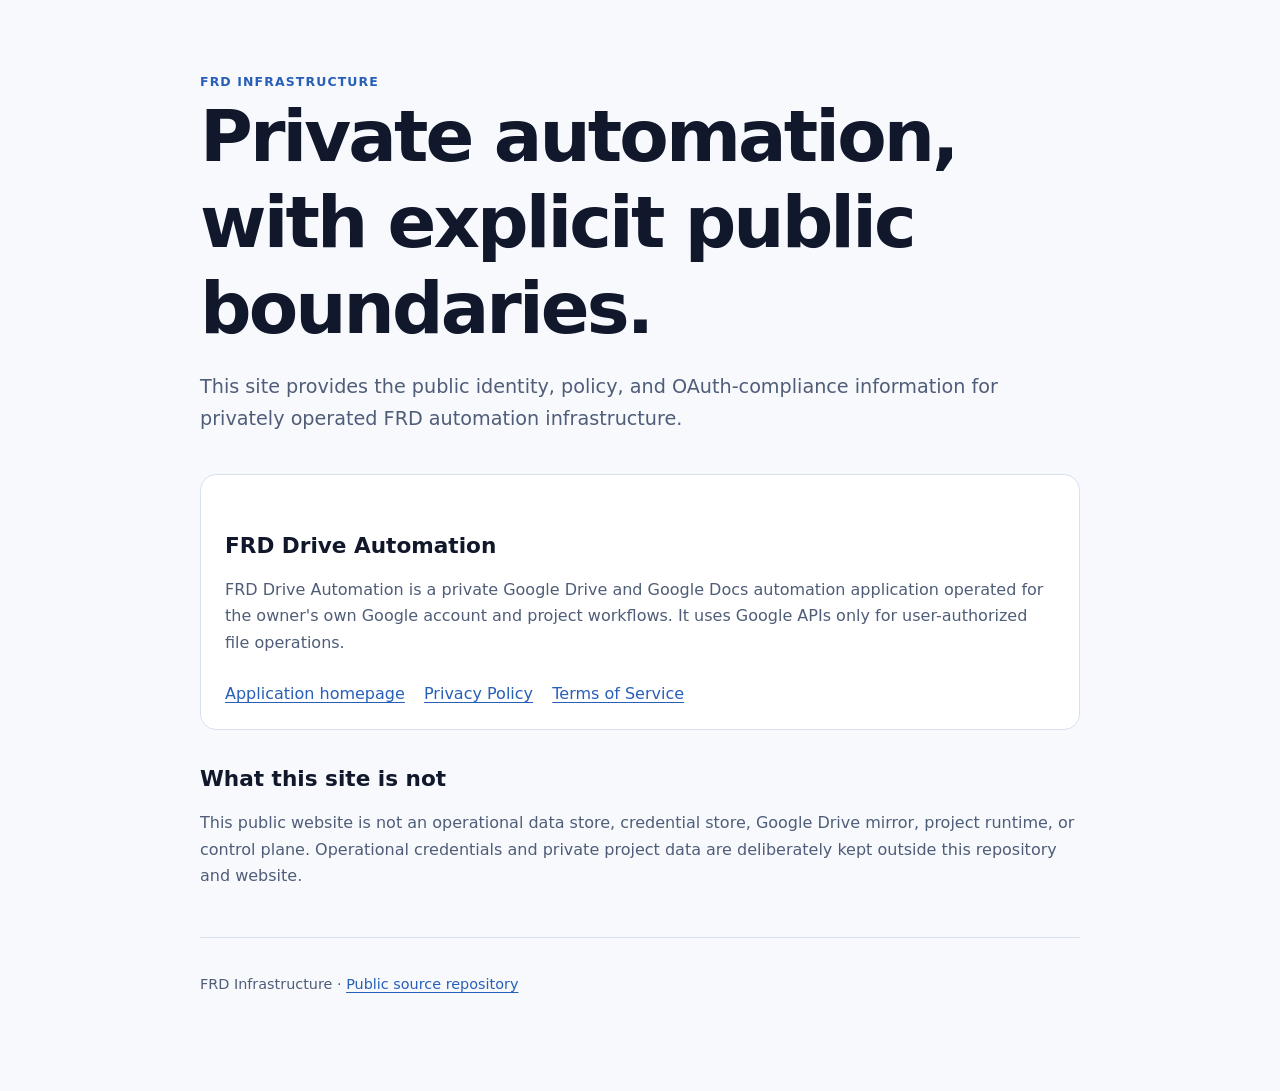
<file: index.html>
<!doctype html>
<html lang="en">
<head>
  <meta charset="utf-8">
  <meta name="viewport" content="width=device-width, initial-scale=1">
  <title>FRD Infrastructure</title>
  <meta name="description" content="Public identity and compliance site for FRD infrastructure and automation applications.">
  <link rel="stylesheet" href="assets/site.css">
</head>
<body>
<main>
  <header>
    <div class="eyebrow">FRD Infrastructure</div>
    <h1>Private automation, with explicit public boundaries.</h1>
    <p class="lead">This site provides the public identity, policy, and OAuth-compliance information for privately operated FRD automation infrastructure.</p>
  </header>

  <section class="card">
    <h2>FRD Drive Automation</h2>
    <p>FRD Drive Automation is a private Google Drive and Google Docs automation application operated for the owner's own Google account and project workflows. It uses Google APIs only for user-authorized file operations.</p>
    <nav>
      <a href="drive-automation/">Application homepage</a>
      <a href="drive-automation/privacy/">Privacy Policy</a>
      <a href="drive-automation/terms/">Terms of Service</a>
    </nav>
  </section>

  <h2>What this site is not</h2>
  <p>This public website is not an operational data store, credential store, Google Drive mirror, project runtime, or control plane. Operational credentials and private project data are deliberately kept outside this repository and website.</p>

  <footer>
    <p>FRD Infrastructure · <a href="https://github.com/faridfatollahi-cloud/frdops-site">Public source repository</a></p>
  </footer>
</main>
</body>
</html>
</file>
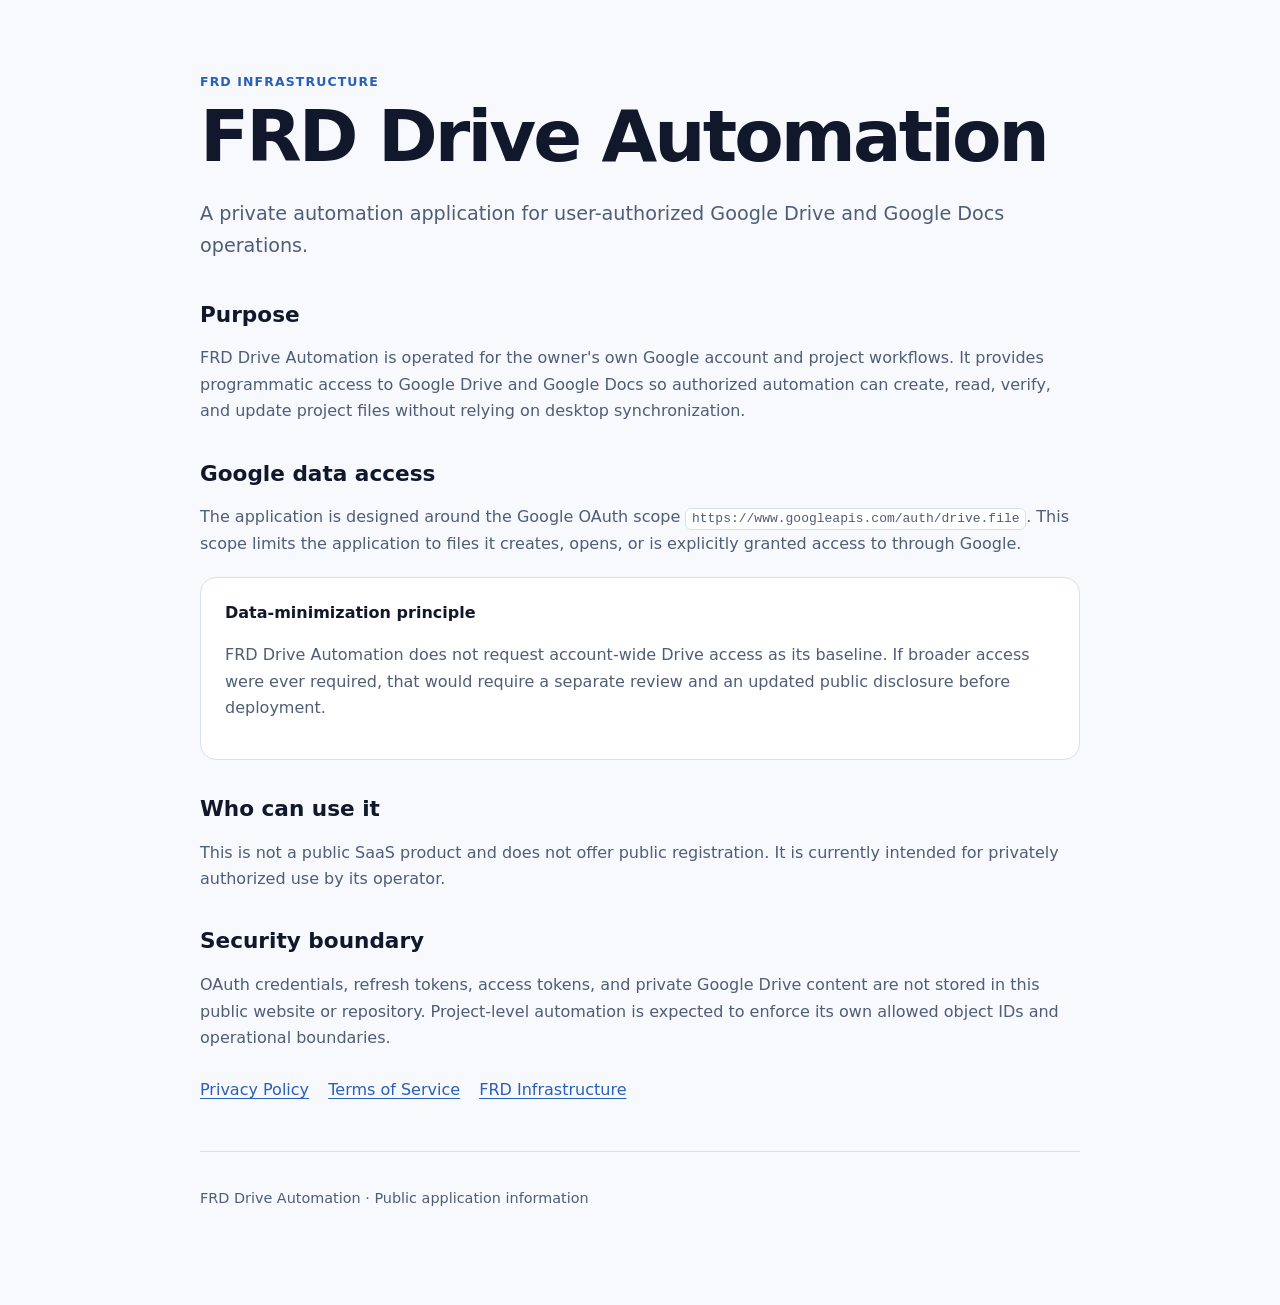
<file: drive-automation/index.html>
<!doctype html>
<html lang="en">
<head>
  <meta charset="utf-8">
  <meta name="viewport" content="width=device-width, initial-scale=1">
  <title>FRD Drive Automation</title>
  <meta name="description" content="Public application information for FRD Drive Automation.">
  <link rel="stylesheet" href="../assets/site.css">
</head>
<body>
<main>
  <header>
    <div class="eyebrow">FRD Infrastructure</div>
    <h1>FRD Drive Automation</h1>
    <p class="lead">A private automation application for user-authorized Google Drive and Google Docs operations.</p>
  </header>

  <h2>Purpose</h2>
  <p>FRD Drive Automation is operated for the owner's own Google account and project workflows. It provides programmatic access to Google Drive and Google Docs so authorized automation can create, read, verify, and update project files without relying on desktop synchronization.</p>

  <h2>Google data access</h2>
  <p>The application is designed around the Google OAuth scope <code>https://www.googleapis.com/auth/drive.file</code>. This scope limits the application to files it creates, opens, or is explicitly granted access to through Google.</p>

  <div class="card">
    <strong>Data-minimization principle</strong>
    <p>FRD Drive Automation does not request account-wide Drive access as its baseline. If broader access were ever required, that would require a separate review and an updated public disclosure before deployment.</p>
  </div>

  <h2>Who can use it</h2>
  <p>This is not a public SaaS product and does not offer public registration. It is currently intended for privately authorized use by its operator.</p>

  <h2>Security boundary</h2>
  <p>OAuth credentials, refresh tokens, access tokens, and private Google Drive content are not stored in this public website or repository. Project-level automation is expected to enforce its own allowed object IDs and operational boundaries.</p>

  <nav>
    <a href="privacy/">Privacy Policy</a>
    <a href="terms/">Terms of Service</a>
    <a href="../">FRD Infrastructure</a>
  </nav>

  <footer>
    <p>FRD Drive Automation · Public application information</p>
  </footer>
</main>
</body>
</html>
</file>
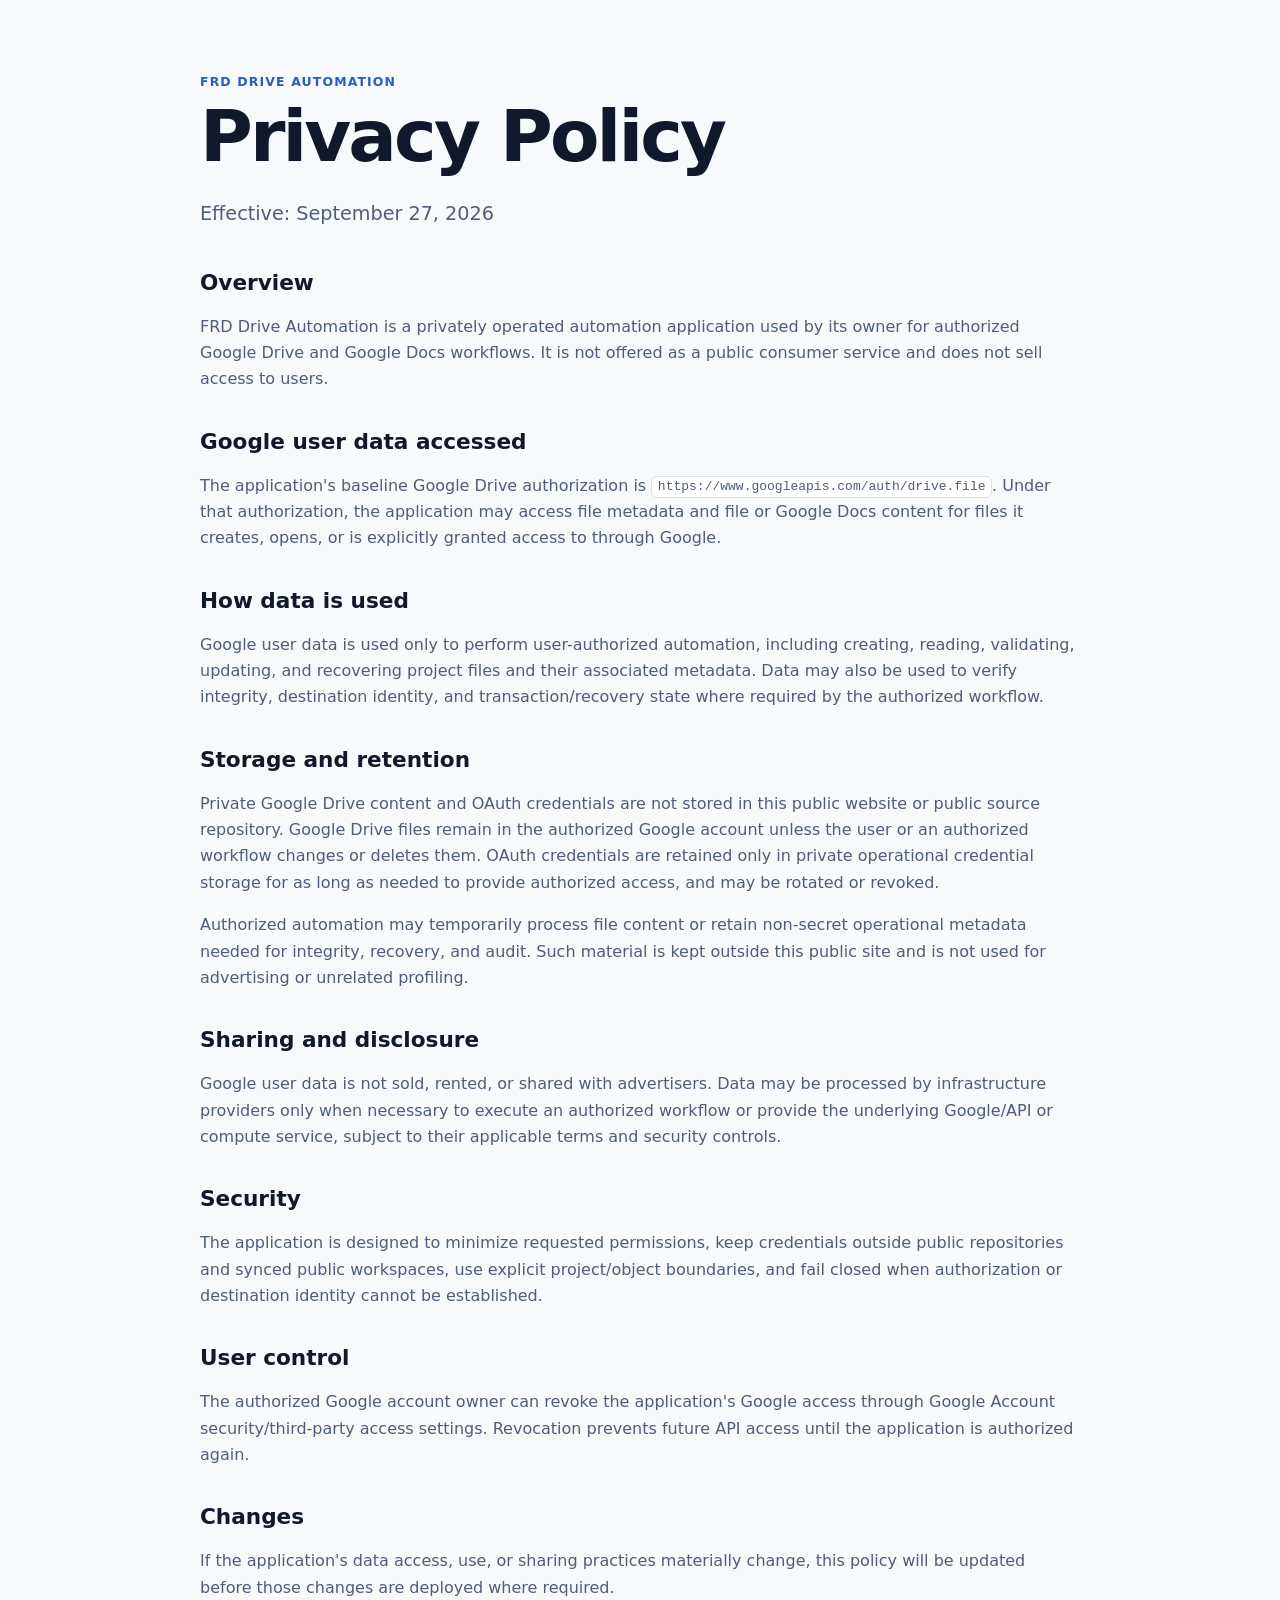
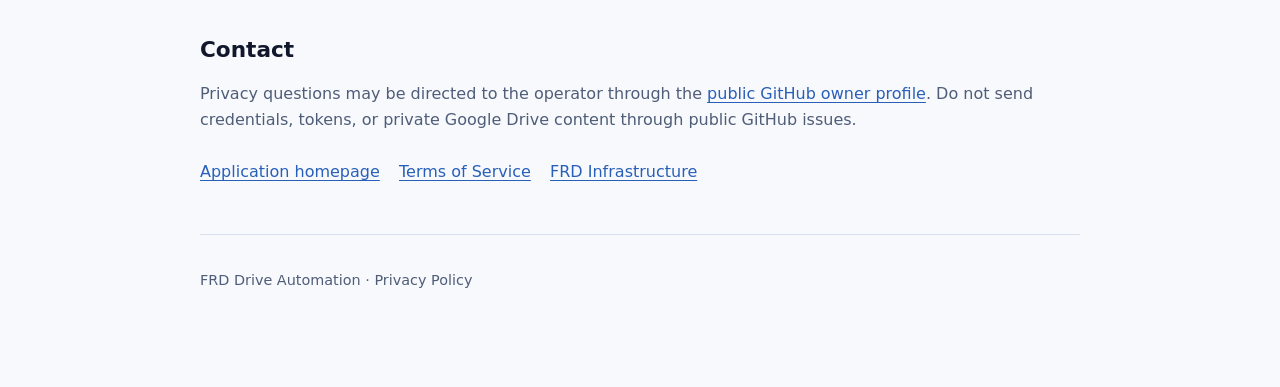
<file: drive-automation/privacy/index.html>
<!doctype html>
<html lang="en">
<head>
  <meta charset="utf-8">
  <meta name="viewport" content="width=device-width, initial-scale=1">
  <title>Privacy Policy — FRD Drive Automation</title>
  <meta name="description" content="Privacy Policy for FRD Drive Automation.">
  <link rel="stylesheet" href="../../assets/site.css">
</head>
<body>
<main>
  <header>
    <div class="eyebrow">FRD Drive Automation</div>
    <h1>Privacy Policy</h1>
    <p class="lead">Effective: September 27, 2026</p>
  </header>

  <h2>Overview</h2>
  <p>FRD Drive Automation is a privately operated automation application used by its owner for authorized Google Drive and Google Docs workflows. It is not offered as a public consumer service and does not sell access to users.</p>

  <h2>Google user data accessed</h2>
  <p>The application's baseline Google Drive authorization is <code>https://www.googleapis.com/auth/drive.file</code>. Under that authorization, the application may access file metadata and file or Google Docs content for files it creates, opens, or is explicitly granted access to through Google.</p>

  <h2>How data is used</h2>
  <p>Google user data is used only to perform user-authorized automation, including creating, reading, validating, updating, and recovering project files and their associated metadata. Data may also be used to verify integrity, destination identity, and transaction/recovery state where required by the authorized workflow.</p>

  <h2>Storage and retention</h2>
  <p>Private Google Drive content and OAuth credentials are not stored in this public website or public source repository. Google Drive files remain in the authorized Google account unless the user or an authorized workflow changes or deletes them. OAuth credentials are retained only in private operational credential storage for as long as needed to provide authorized access, and may be rotated or revoked.</p>
  <p>Authorized automation may temporarily process file content or retain non-secret operational metadata needed for integrity, recovery, and audit. Such material is kept outside this public site and is not used for advertising or unrelated profiling.</p>

  <h2>Sharing and disclosure</h2>
  <p>Google user data is not sold, rented, or shared with advertisers. Data may be processed by infrastructure providers only when necessary to execute an authorized workflow or provide the underlying Google/API or compute service, subject to their applicable terms and security controls.</p>

  <h2>Security</h2>
  <p>The application is designed to minimize requested permissions, keep credentials outside public repositories and synced public workspaces, use explicit project/object boundaries, and fail closed when authorization or destination identity cannot be established.</p>

  <h2>User control</h2>
  <p>The authorized Google account owner can revoke the application's Google access through Google Account security/third-party access settings. Revocation prevents future API access until the application is authorized again.</p>

  <h2>Changes</h2>
  <p>If the application's data access, use, or sharing practices materially change, this policy will be updated before those changes are deployed where required.</p>

  <h2>Contact</h2>
  <p>Privacy questions may be directed to the operator through the <a href="https://github.com/faridfatollahi-cloud">public GitHub owner profile</a>. Do not send credentials, tokens, or private Google Drive content through public GitHub issues.</p>

  <nav>
    <a href="../">Application homepage</a>
    <a href="../terms/">Terms of Service</a>
    <a href="../../">FRD Infrastructure</a>
  </nav>

  <footer>
    <p>FRD Drive Automation · Privacy Policy</p>
  </footer>
</main>
</body>
</html>
</file>
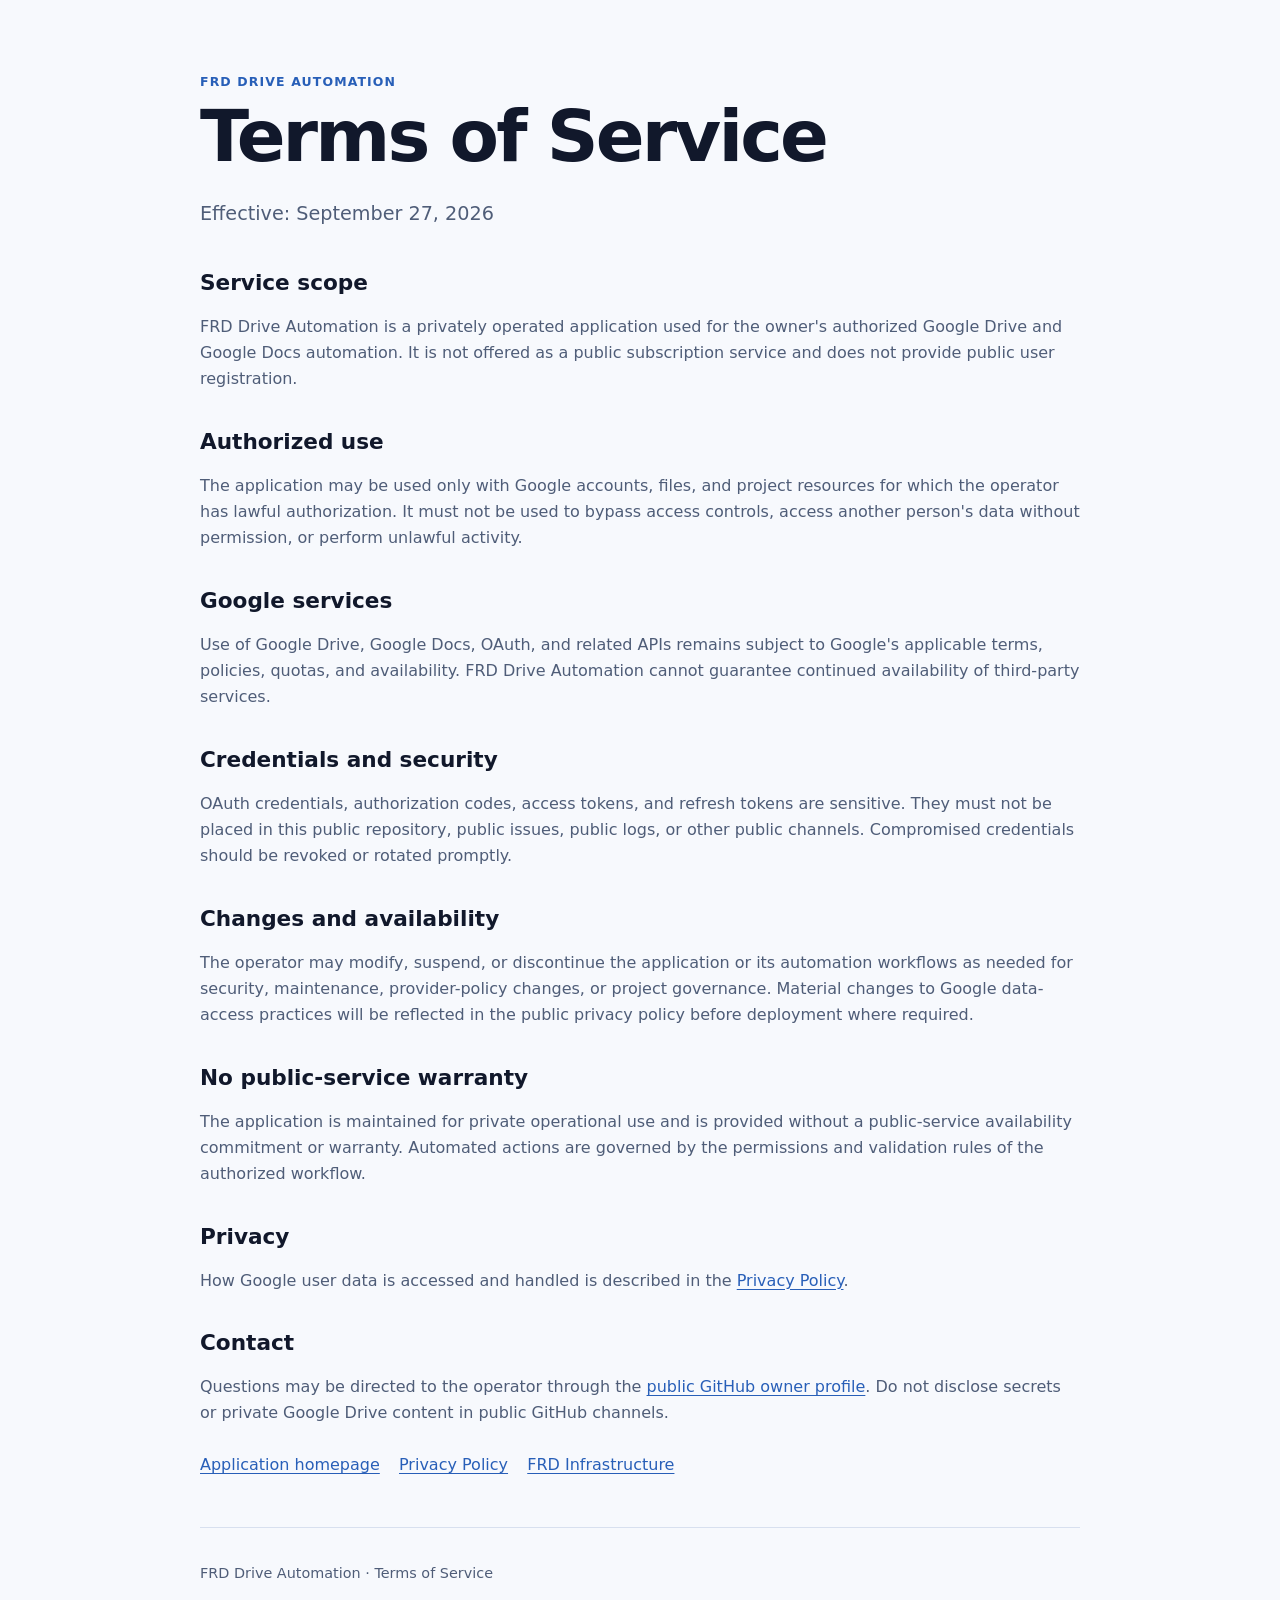
<file: drive-automation/terms/index.html>
<!doctype html>
<html lang="en">
<head>
  <meta charset="utf-8">
  <meta name="viewport" content="width=device-width, initial-scale=1">
  <title>Terms of Service — FRD Drive Automation</title>
  <meta name="description" content="Terms of Service for FRD Drive Automation.">
  <link rel="stylesheet" href="../../assets/site.css">
</head>
<body>
<main>
  <header>
    <div class="eyebrow">FRD Drive Automation</div>
    <h1>Terms of Service</h1>
    <p class="lead">Effective: September 27, 2026</p>
  </header>

  <h2>Service scope</h2>
  <p>FRD Drive Automation is a privately operated application used for the owner's authorized Google Drive and Google Docs automation. It is not offered as a public subscription service and does not provide public user registration.</p>

  <h2>Authorized use</h2>
  <p>The application may be used only with Google accounts, files, and project resources for which the operator has lawful authorization. It must not be used to bypass access controls, access another person's data without permission, or perform unlawful activity.</p>

  <h2>Google services</h2>
  <p>Use of Google Drive, Google Docs, OAuth, and related APIs remains subject to Google's applicable terms, policies, quotas, and availability. FRD Drive Automation cannot guarantee continued availability of third-party services.</p>

  <h2>Credentials and security</h2>
  <p>OAuth credentials, authorization codes, access tokens, and refresh tokens are sensitive. They must not be placed in this public repository, public issues, public logs, or other public channels. Compromised credentials should be revoked or rotated promptly.</p>

  <h2>Changes and availability</h2>
  <p>The operator may modify, suspend, or discontinue the application or its automation workflows as needed for security, maintenance, provider-policy changes, or project governance. Material changes to Google data-access practices will be reflected in the public privacy policy before deployment where required.</p>

  <h2>No public-service warranty</h2>
  <p>The application is maintained for private operational use and is provided without a public-service availability commitment or warranty. Automated actions are governed by the permissions and validation rules of the authorized workflow.</p>

  <h2>Privacy</h2>
  <p>How Google user data is accessed and handled is described in the <a href="../privacy/">Privacy Policy</a>.</p>

  <h2>Contact</h2>
  <p>Questions may be directed to the operator through the <a href="https://github.com/faridfatollahi-cloud">public GitHub owner profile</a>. Do not disclose secrets or private Google Drive content in public GitHub channels.</p>

  <nav>
    <a href="../">Application homepage</a>
    <a href="../privacy/">Privacy Policy</a>
    <a href="../../">FRD Infrastructure</a>
  </nav>

  <footer>
    <p>FRD Drive Automation · Terms of Service</p>
  </footer>
</main>
</body>
</html>
</file>
<file: assets/site.css>
:root {
  color-scheme: light dark;
  --bg: #0b1020;
  --panel: #11182b;
  --text: #eef3ff;
  --muted: #aab6d0;
  --line: #283452;
  --accent: #88b4ff;
  --max: 880px;
}

* { box-sizing: border-box; }
html { font-family: Inter, ui-sans-serif, system-ui, -apple-system, BlinkMacSystemFont, "Segoe UI", sans-serif; }
body {
  margin: 0;
  background: var(--bg);
  color: var(--text);
  line-height: 1.65;
}
main {
  width: min(calc(100% - 2rem), var(--max));
  margin: 0 auto;
  padding: 4.5rem 0 5rem;
}
header { margin-bottom: 2.5rem; }
h1, h2 { line-height: 1.2; }
h1 { font-size: clamp(2.2rem, 6vw, 4.5rem); margin: 0 0 1rem; letter-spacing: -0.04em; }
h2 { margin-top: 2.25rem; font-size: 1.35rem; }
p, li { color: var(--muted); }
strong { color: var(--text); }
a { color: var(--accent); text-underline-offset: 0.2em; }
.eyebrow { color: var(--accent); font-weight: 700; letter-spacing: .09em; text-transform: uppercase; font-size: .78rem; }
.lead { font-size: 1.2rem; max-width: 70ch; }
.card {
  background: var(--panel);
  border: 1px solid var(--line);
  border-radius: 16px;
  padding: 1.35rem 1.5rem;
  margin: 1.25rem 0;
}
nav { display: flex; flex-wrap: wrap; gap: .8rem 1.2rem; margin-top: 1.6rem; }
footer { border-top: 1px solid var(--line); margin-top: 3rem; padding-top: 1.25rem; font-size: .9rem; color: var(--muted); }
code { background: var(--panel); border: 1px solid var(--line); padding: .15rem .35rem; border-radius: 6px; }
ul { padding-left: 1.2rem; }
@media (prefers-color-scheme: light) {
  :root { --bg: #f7f9fd; --panel: #ffffff; --text: #11182b; --muted: #4f5d78; --line: #d8e0ef; --accent: #285fb8; }
}
</file>
